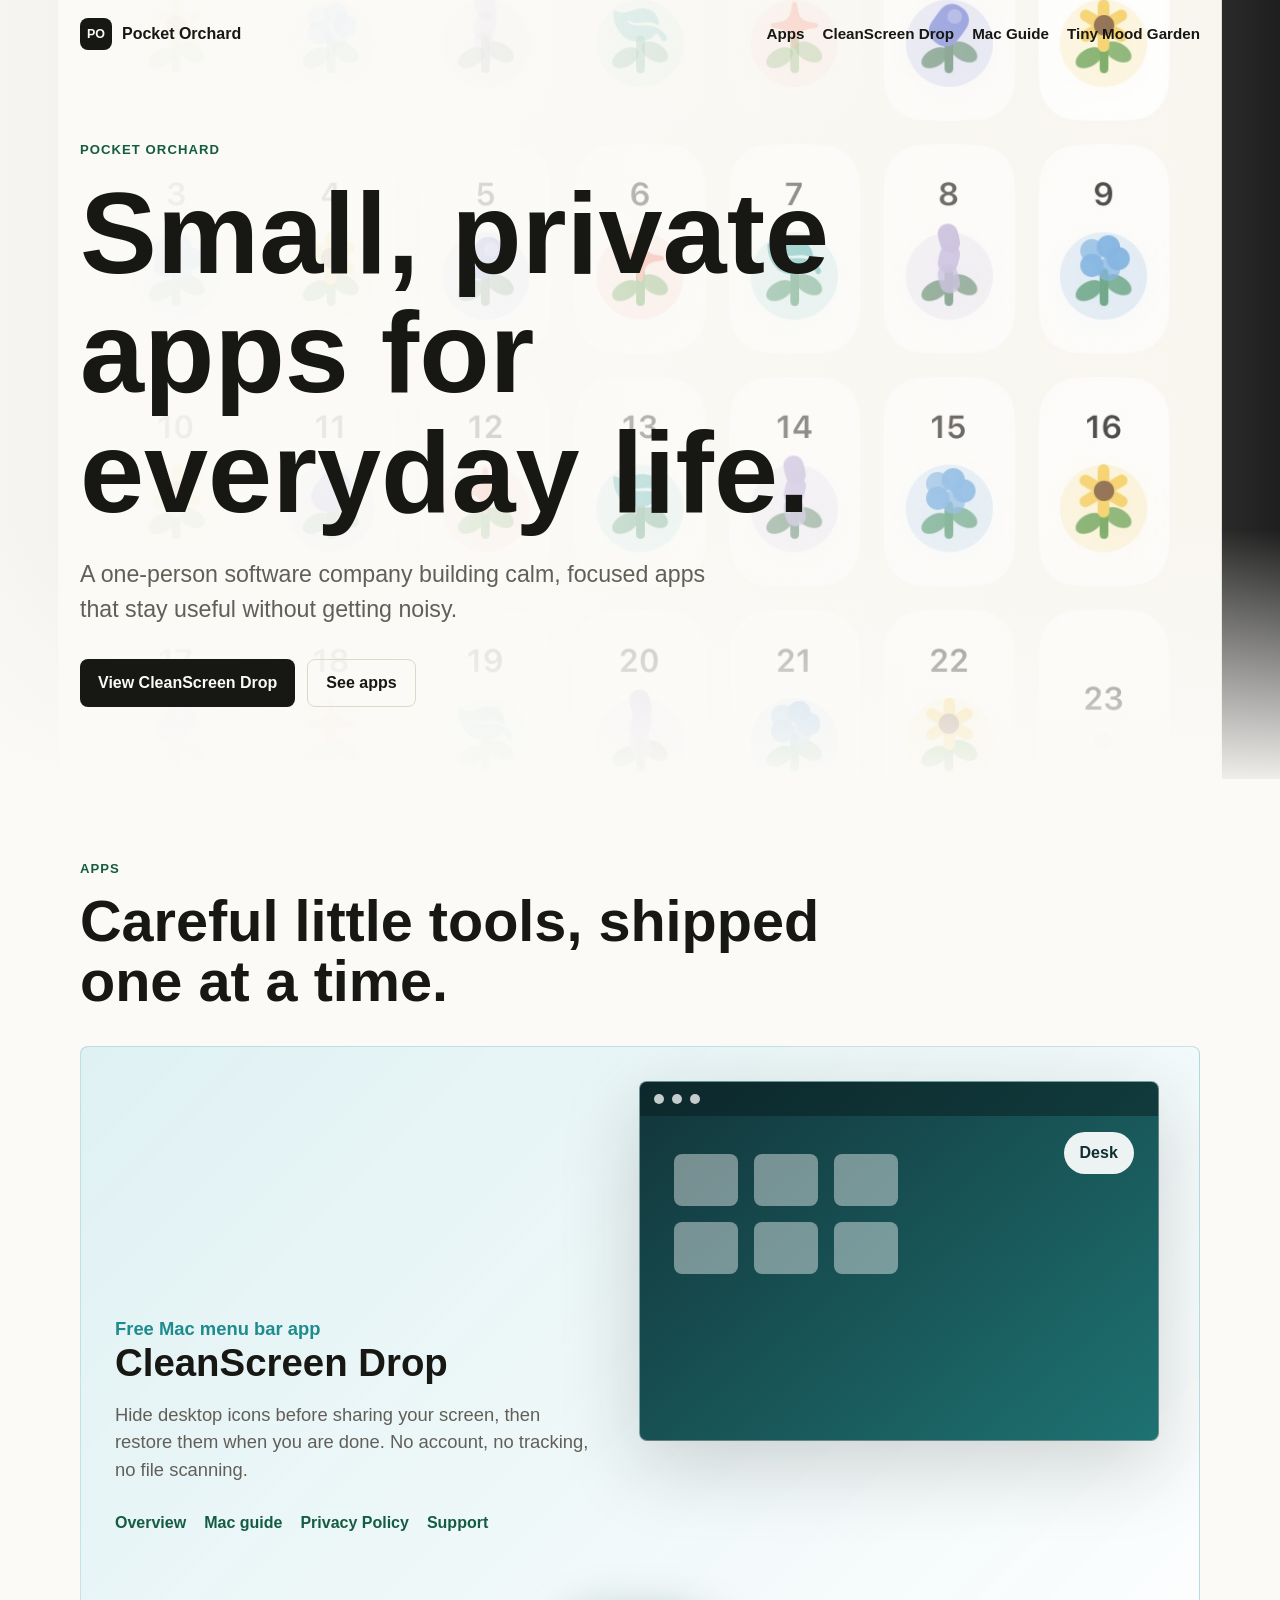
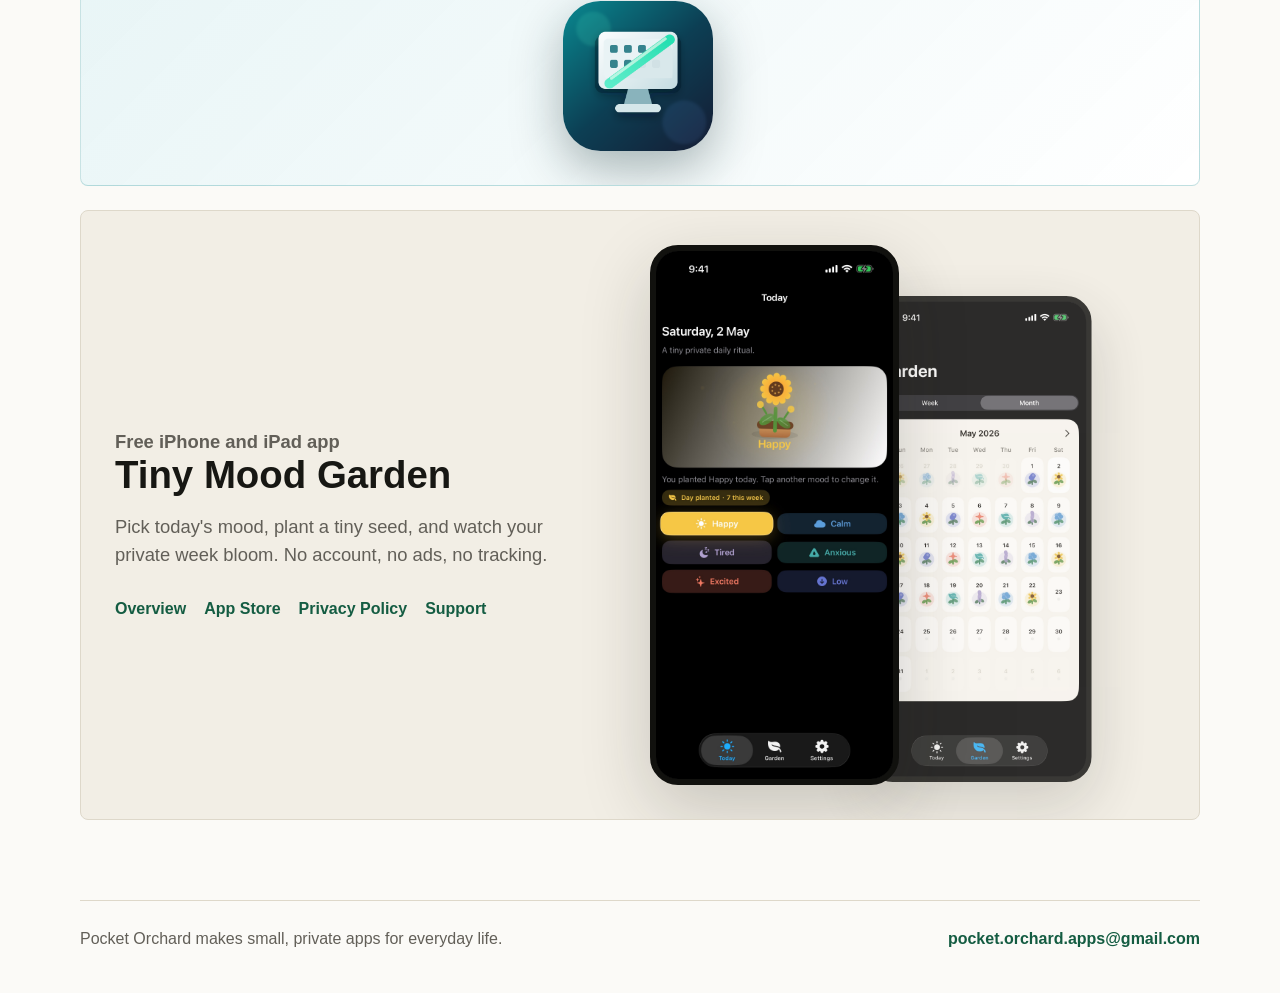
<file: index.html>
<!doctype html>
<html lang="en">
  <head>
    <meta charset="utf-8">
    <meta name="viewport" content="width=device-width, initial-scale=1">
    <title>Pocket Orchard</title>
    <meta name="description" content="Pocket Orchard makes small, private apps for everyday life.">
    <link rel="canonical" href="https://zhaibin2018.github.io/pocket-orchard/">
    <meta property="og:type" content="website">
    <meta property="og:title" content="Pocket Orchard">
    <meta property="og:description" content="Small, private apps for everyday life.">
    <meta property="og:url" content="https://zhaibin2018.github.io/pocket-orchard/">
    <meta property="og:image" content="https://zhaibin2018.github.io/pocket-orchard/assets/cleanscreen-drop/icon.png">
    <meta name="twitter:card" content="summary">
    <meta name="twitter:title" content="Pocket Orchard">
    <meta name="twitter:description" content="Small, private apps for everyday life.">
    <meta name="twitter:image" content="https://zhaibin2018.github.io/pocket-orchard/assets/cleanscreen-drop/icon.png">
    <link rel="icon" href="assets/brand/favicon.svg?v=po1" type="image/svg+xml">
    <link rel="stylesheet" href="styles.css">
    <script type="application/ld+json">
      {
        "@context": "https://schema.org",
        "@type": "Organization",
        "name": "Pocket Orchard",
        "url": "https://zhaibin2018.github.io/pocket-orchard/",
        "email": "pocket.orchard.apps@gmail.com"
      }
    </script>
  </head>
  <body>
    <header class="site-header">
      <a class="brand" href="./" aria-label="Pocket Orchard home">
        <span class="brand-mark" aria-hidden="true">PO</span>
        <span>Pocket Orchard</span>
      </a>
      <nav class="top-nav" aria-label="Main navigation">
        <a href="#apps">Apps</a>
        <a href="apps/cleanscreen-drop/">CleanScreen Drop</a>
        <a href="guides/hide-desktop-icons-before-screen-sharing-mac.html">Mac Guide</a>
        <a href="apps/tiny-mood-garden/">Tiny Mood Garden</a>
      </nav>
    </header>

    <main>
      <section class="hero hero-home">
        <div class="hero-copy">
          <p class="eyebrow">Pocket Orchard</p>
          <h1>Small, private apps for everyday life.</h1>
          <p class="lede">
            A one-person software company building calm, focused apps that stay useful without getting noisy.
          </p>
          <div class="actions" aria-label="Primary actions">
            <a class="button primary" href="apps/cleanscreen-drop/">View CleanScreen Drop</a>
            <a class="button secondary" href="#apps">See apps</a>
          </div>
        </div>
      </section>

      <section id="apps" class="section">
        <div class="section-heading">
          <p class="eyebrow">Apps</p>
          <h2>Careful little tools, shipped one at a time.</h2>
        </div>

        <article class="app-feature app-feature-mac">
          <div class="app-copy">
            <p class="app-kicker mac">Free Mac menu bar app</p>
            <h3>CleanScreen Drop</h3>
            <p>
              Hide desktop icons before sharing your screen, then restore them when you are done. No account, no tracking, no file scanning.
            </p>
            <nav class="link-row" aria-label="CleanScreen Drop links">
              <a href="apps/cleanscreen-drop/">Overview</a>
              <a href="guides/hide-desktop-icons-before-screen-sharing-mac.html">Mac guide</a>
              <a href="apps/cleanscreen-drop/privacy.html">Privacy Policy</a>
              <a href="apps/cleanscreen-drop/support.html">Support</a>
            </nav>
          </div>
          <figure class="mac-preview" aria-label="CleanScreen Drop app icon and menu preview">
            <div class="mac-window" aria-hidden="true">
              <div class="mac-window-bar">
                <span></span>
                <span></span>
                <span></span>
              </div>
              <div class="desktop-grid">
                <span></span>
                <span></span>
                <span></span>
                <span></span>
                <span></span>
                <span></span>
              </div>
              <div class="menu-pill">Desk</div>
            </div>
            <img class="app-icon" src="assets/cleanscreen-drop/icon.png" alt="CleanScreen Drop app icon.">
          </figure>
        </article>

        <article class="app-feature">
          <div class="app-copy">
            <p class="app-kicker">Free iPhone and iPad app</p>
            <h3>Tiny Mood Garden</h3>
            <p>
              Pick today's mood, plant a tiny seed, and watch your private week bloom. No account, no ads, no tracking.
            </p>
            <nav class="link-row" aria-label="Tiny Mood Garden links">
              <a href="apps/tiny-mood-garden/">Overview</a>
              <a href="https://apps.apple.com/sg/app/tiny-mood-garden/id6765877435">App Store</a>
              <a href="apps/tiny-mood-garden/privacy.html">Privacy Policy</a>
              <a href="apps/tiny-mood-garden/support.html">Support</a>
            </nav>
          </div>
          <figure class="device-pair" aria-label="Tiny Mood Garden screenshots">
            <img class="phone-shot front" src="assets/tiny-mood-garden/today.jpg" alt="Tiny Mood Garden Today screen showing a planted Happy mood.">
            <img class="phone-shot back" src="assets/tiny-mood-garden/month.jpg" alt="Tiny Mood Garden month view showing a calendar of planted moods.">
          </figure>
        </article>
      </section>
    </main>

    <footer class="site-footer">
      <p>Pocket Orchard makes small, private apps for everyday life.</p>
      <p><a href="mailto:pocket.orchard.apps@gmail.com">pocket.orchard.apps@gmail.com</a></p>
    </footer>
  </body>
</html>
</file>
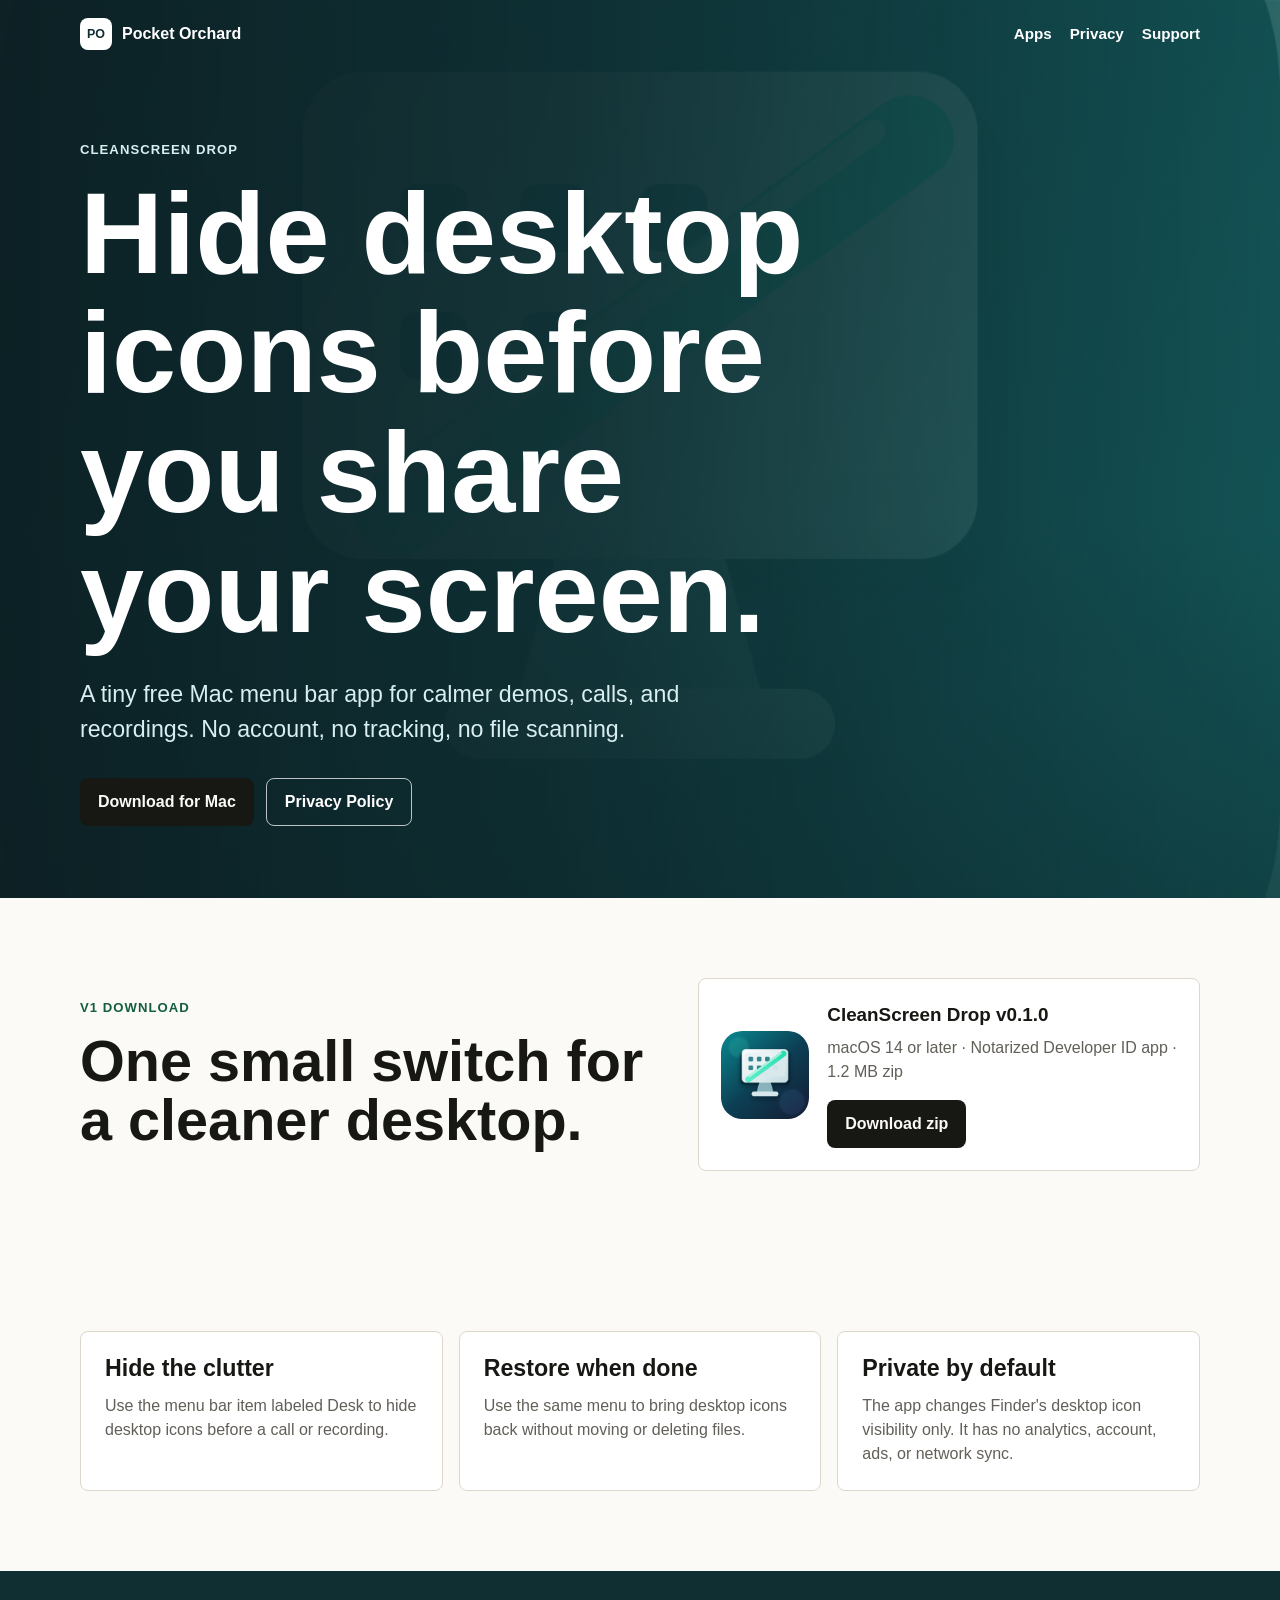
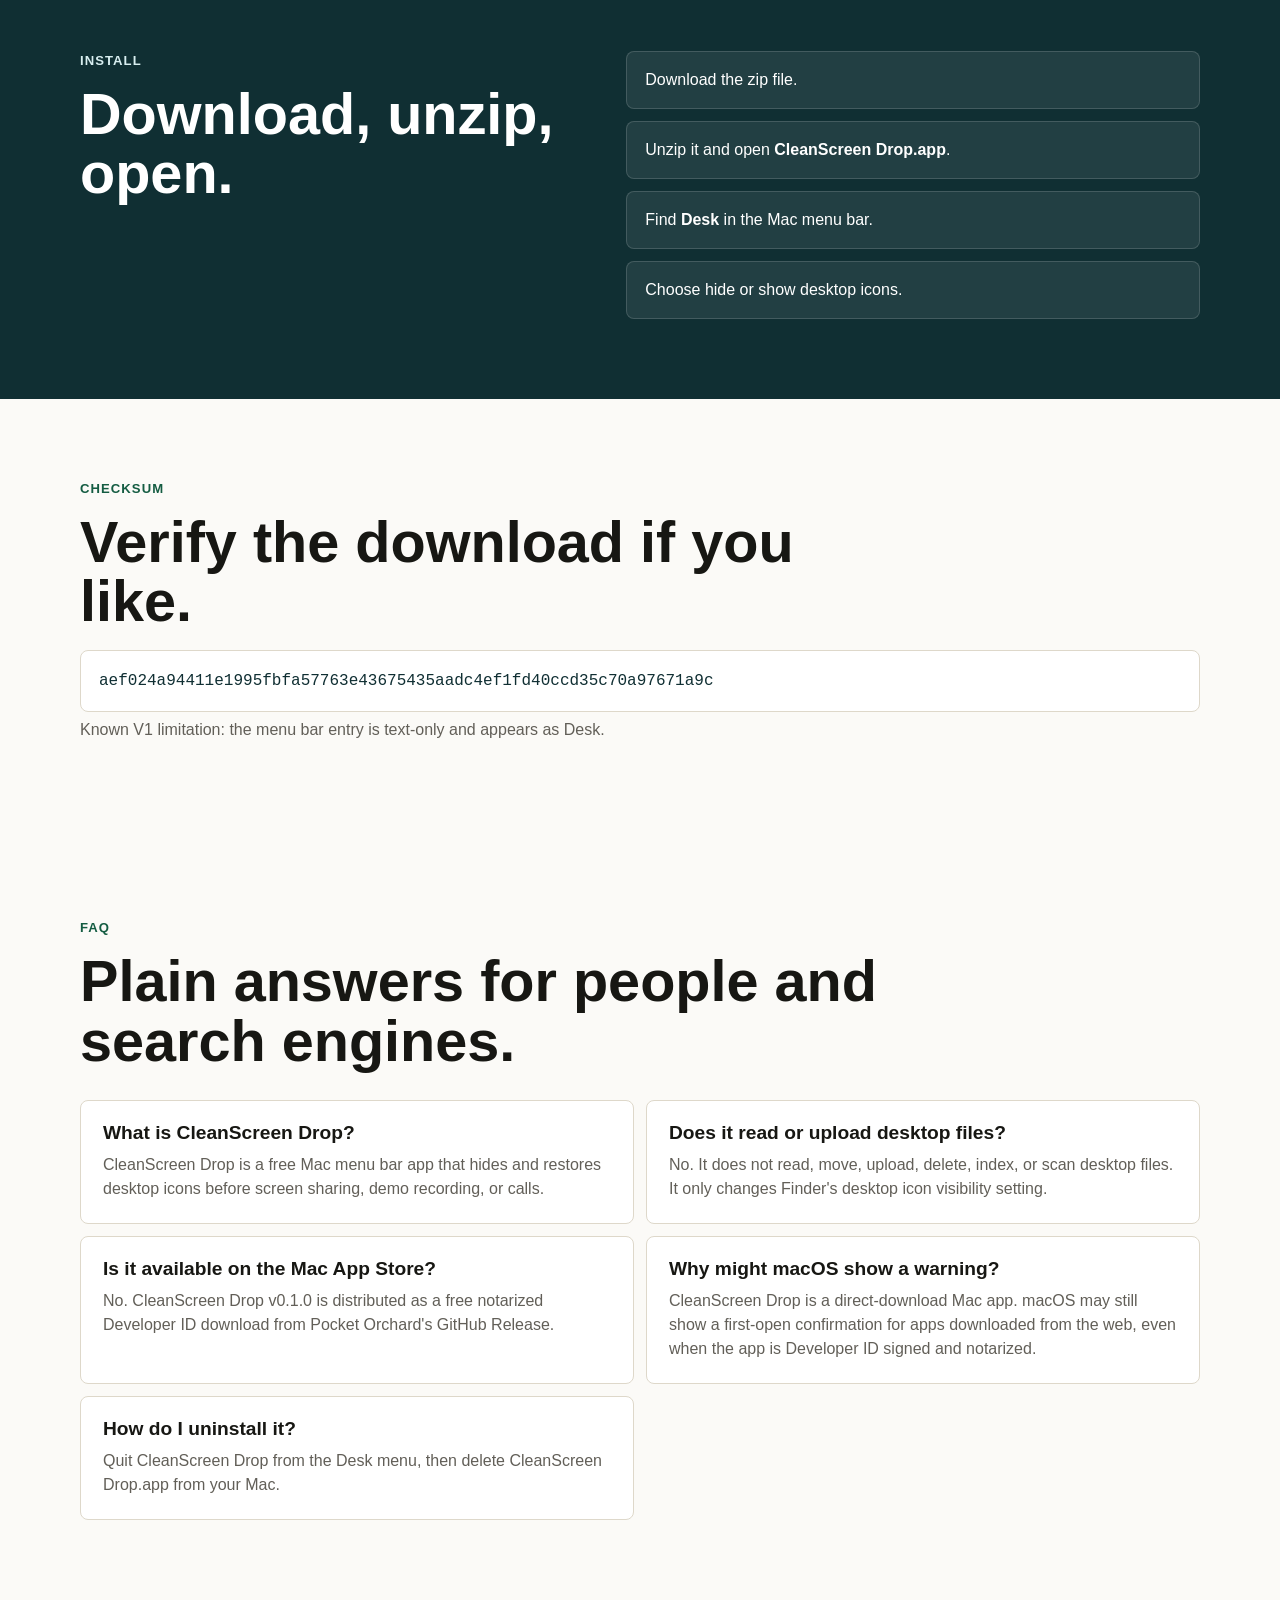
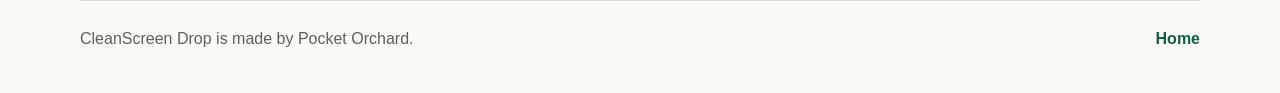
<file: apps/cleanscreen-drop/index.html>
<!doctype html>
<html lang="en">
  <head>
    <meta charset="utf-8">
    <meta name="viewport" content="width=device-width, initial-scale=1">
    <title>CleanScreen Drop - Hide Desktop Icons Before Screen Sharing</title>
    <meta name="description" content="CleanScreen Drop is a free Mac menu bar app that hides and restores desktop icons before screen sharing, demo recording, or calls. No account, tracking, or file scanning.">
    <link rel="canonical" href="https://zhaibin2018.github.io/pocket-orchard/apps/cleanscreen-drop/">
    <meta property="og:type" content="website">
    <meta property="og:title" content="CleanScreen Drop">
    <meta property="og:description" content="A free Mac menu bar app that hides desktop icons before screen sharing or recording.">
    <meta property="og:url" content="https://zhaibin2018.github.io/pocket-orchard/apps/cleanscreen-drop/">
    <meta property="og:image" content="https://zhaibin2018.github.io/pocket-orchard/assets/cleanscreen-drop/icon.png">
    <meta name="twitter:card" content="summary">
    <meta name="twitter:title" content="CleanScreen Drop">
    <meta name="twitter:description" content="Hide desktop icons before screen sharing or recording on Mac.">
    <meta name="twitter:image" content="https://zhaibin2018.github.io/pocket-orchard/assets/cleanscreen-drop/icon.png">
    <link rel="icon" href="../../assets/brand/favicon.svg?v=po1" type="image/svg+xml">
    <link rel="stylesheet" href="../../styles.css">
    <script type="application/ld+json">
      {
        "@context": "https://schema.org",
        "@type": "SoftwareApplication",
        "name": "CleanScreen Drop",
        "applicationCategory": "UtilitiesApplication",
        "operatingSystem": "macOS 14 or later",
        "softwareVersion": "0.1.0",
        "description": "A free Mac menu bar app that hides and restores desktop icons before screen sharing, demo recording, or calls.",
        "url": "https://zhaibin2018.github.io/pocket-orchard/apps/cleanscreen-drop/",
        "downloadUrl": "https://github.com/zhaibin2018/pocket-orchard/releases/download/cleanscreen-drop-v0.1.0/CleanScreen-Drop-v0.1.0-b1-a8a85cc.zip",
        "installUrl": "https://github.com/zhaibin2018/pocket-orchard/releases/download/cleanscreen-drop-v0.1.0/CleanScreen-Drop-v0.1.0-b1-a8a85cc.zip",
        "image": "https://zhaibin2018.github.io/pocket-orchard/assets/cleanscreen-drop/icon.png",
        "offers": {
          "@type": "Offer",
          "price": "0",
          "priceCurrency": "USD"
        },
        "publisher": {
          "@type": "Organization",
          "name": "Pocket Orchard",
          "url": "https://zhaibin2018.github.io/pocket-orchard/"
        },
        "privacyPolicy": "https://zhaibin2018.github.io/pocket-orchard/apps/cleanscreen-drop/privacy.html"
      }
    </script>
    <script type="application/ld+json">
      {
        "@context": "https://schema.org",
        "@type": "FAQPage",
        "mainEntity": [
          {
            "@type": "Question",
            "name": "What is CleanScreen Drop?",
            "acceptedAnswer": {
              "@type": "Answer",
              "text": "CleanScreen Drop is a free Mac menu bar app that hides and restores desktop icons before screen sharing, demo recording, or calls."
            }
          },
          {
            "@type": "Question",
            "name": "Does CleanScreen Drop read or upload desktop files?",
            "acceptedAnswer": {
              "@type": "Answer",
              "text": "No. CleanScreen Drop does not read, move, upload, delete, index, or scan desktop files. It only changes Finder's desktop icon visibility setting."
            }
          },
          {
            "@type": "Question",
            "name": "Is CleanScreen Drop available on the Mac App Store?",
            "acceptedAnswer": {
              "@type": "Answer",
              "text": "No. CleanScreen Drop v0.1.0 is distributed as a free notarized Developer ID download from Pocket Orchard's GitHub Release."
            }
          },
          {
            "@type": "Question",
            "name": "Why might macOS show a warning when opening CleanScreen Drop?",
            "acceptedAnswer": {
              "@type": "Answer",
              "text": "CleanScreen Drop is a direct-download Mac app. macOS may still show a first-open confirmation for apps downloaded from the web, even when the app is Developer ID signed and notarized."
            }
          },
          {
            "@type": "Question",
            "name": "How do I uninstall CleanScreen Drop?",
            "acceptedAnswer": {
              "@type": "Answer",
              "text": "Quit CleanScreen Drop from the Desk menu, then delete CleanScreen Drop.app from your Mac."
            }
          }
        ]
      }
    </script>
  </head>
  <body class="theme-cleanscreen">
    <header class="site-header">
      <a class="brand" href="../../" aria-label="Pocket Orchard home">
        <span class="brand-mark" aria-hidden="true">PO</span>
        <span>Pocket Orchard</span>
      </a>
      <nav class="top-nav" aria-label="Main navigation">
        <a href="../../#apps">Apps</a>
        <a href="privacy.html">Privacy</a>
        <a href="support.html">Support</a>
      </nav>
    </header>

    <main>
      <section class="hero hero-cleanscreen">
        <div class="hero-copy">
          <p class="eyebrow">CleanScreen Drop</p>
          <h1>Hide desktop icons before you share your screen.</h1>
          <p class="lede">
            A tiny free Mac menu bar app for calmer demos, calls, and recordings. No account, no tracking, no file scanning.
          </p>
          <div class="actions" aria-label="CleanScreen Drop links">
            <a class="button primary" href="https://github.com/zhaibin2018/pocket-orchard/releases/download/cleanscreen-drop-v0.1.0/CleanScreen-Drop-v0.1.0-b1-a8a85cc.zip">Download for Mac</a>
            <a class="button secondary" href="privacy.html">Privacy Policy</a>
          </div>
        </div>
      </section>

      <section class="section product-strip">
        <div>
          <p class="eyebrow">V1 download</p>
          <h2>One small switch for a cleaner desktop.</h2>
        </div>
        <div class="download-panel">
          <img class="download-icon" src="../../assets/cleanscreen-drop/icon.png" alt="CleanScreen Drop app icon.">
          <div>
            <p class="download-title">CleanScreen Drop v0.1.0</p>
            <p class="download-meta">macOS 14 or later · Notarized Developer ID app · 1.2 MB zip</p>
            <a class="button primary" href="https://github.com/zhaibin2018/pocket-orchard/releases/download/cleanscreen-drop-v0.1.0/CleanScreen-Drop-v0.1.0-b1-a8a85cc.zip">Download zip</a>
          </div>
        </div>
      </section>

      <section class="section">
        <div class="feature-grid">
          <article>
            <h3>Hide the clutter</h3>
            <p>Use the menu bar item labeled Desk to hide desktop icons before a call or recording.</p>
          </article>
          <article>
            <h3>Restore when done</h3>
            <p>Use the same menu to bring desktop icons back without moving or deleting files.</p>
          </article>
          <article>
            <h3>Private by default</h3>
            <p>The app changes Finder's desktop icon visibility only. It has no analytics, account, ads, or network sync.</p>
          </article>
        </div>
      </section>

      <section class="section detail-band">
        <div>
          <p class="eyebrow">Install</p>
          <h2>Download, unzip, open.</h2>
        </div>
        <ol class="steps">
          <li>Download the zip file.</li>
          <li>Unzip it and open <strong>CleanScreen Drop.app</strong>.</li>
          <li>Find <strong>Desk</strong> in the Mac menu bar.</li>
          <li>Choose hide or show desktop icons.</li>
        </ol>
      </section>

      <section class="section checksum-section">
        <p class="eyebrow">Checksum</p>
        <h2>Verify the download if you like.</h2>
        <code class="checksum">aef024a94411e1995fbfa57763e43675435aadc4ef1fd40ccd35c70a97671a9c</code>
        <p class="fine-print">Known V1 limitation: the menu bar entry is text-only and appears as Desk.</p>
      </section>

      <section class="section faq-section">
        <p class="eyebrow">FAQ</p>
        <h2>Plain answers for people and search engines.</h2>
        <div class="faq-list">
          <article>
            <h3>What is CleanScreen Drop?</h3>
            <p>CleanScreen Drop is a free Mac menu bar app that hides and restores desktop icons before screen sharing, demo recording, or calls.</p>
          </article>
          <article>
            <h3>Does it read or upload desktop files?</h3>
            <p>No. It does not read, move, upload, delete, index, or scan desktop files. It only changes Finder's desktop icon visibility setting.</p>
          </article>
          <article>
            <h3>Is it available on the Mac App Store?</h3>
            <p>No. CleanScreen Drop v0.1.0 is distributed as a free notarized Developer ID download from Pocket Orchard's GitHub Release.</p>
          </article>
          <article>
            <h3>Why might macOS show a warning?</h3>
            <p>CleanScreen Drop is a direct-download Mac app. macOS may still show a first-open confirmation for apps downloaded from the web, even when the app is Developer ID signed and notarized.</p>
          </article>
          <article>
            <h3>How do I uninstall it?</h3>
            <p>Quit CleanScreen Drop from the Desk menu, then delete CleanScreen Drop.app from your Mac.</p>
          </article>
        </div>
      </section>
    </main>

    <footer class="site-footer">
      <p>CleanScreen Drop is made by Pocket Orchard.</p>
      <p><a href="../../">Home</a></p>
    </footer>
  </body>
</html>
</file>
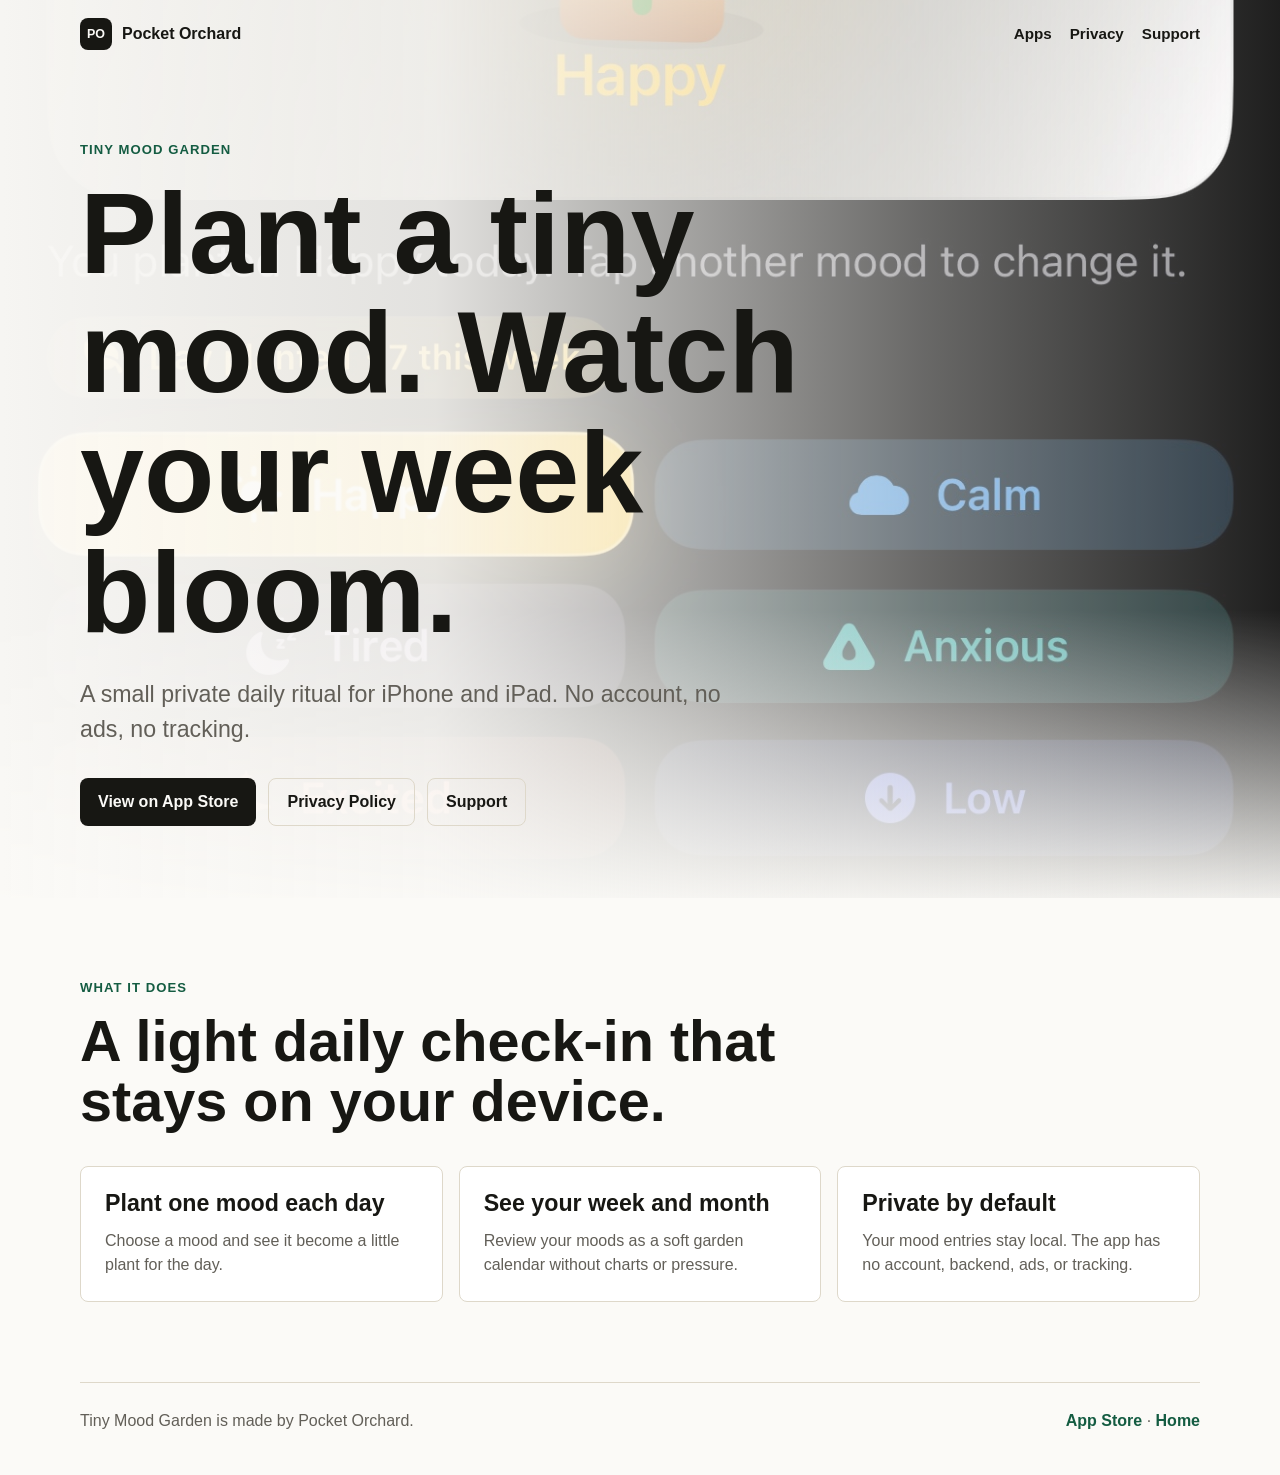
<file: apps/tiny-mood-garden/index.html>
<!doctype html>
<html lang="en">
  <head>
    <meta charset="utf-8">
    <meta name="viewport" content="width=device-width, initial-scale=1">
    <title>Tiny Mood Garden - Private Daily Mood Tracker App for iPhone</title>
    <meta name="description" content="Tiny Mood Garden is a free private daily mood tracker app for iPhone and iPad. Plant one mood each day, see a soft garden calendar, and keep entries on your device.">
    <link rel="canonical" href="https://zhaibin2018.github.io/pocket-orchard/apps/tiny-mood-garden/">
    <meta property="og:type" content="website">
    <meta property="og:title" content="Tiny Mood Garden">
    <meta property="og:description" content="A free private daily mood tracker app for iPhone and iPad. No account, no ads, no tracking.">
    <meta property="og:url" content="https://zhaibin2018.github.io/pocket-orchard/apps/tiny-mood-garden/">
    <meta property="og:image" content="https://zhaibin2018.github.io/pocket-orchard/assets/tiny-mood-garden/today.jpg">
    <meta name="twitter:card" content="summary_large_image">
    <meta name="twitter:title" content="Tiny Mood Garden">
    <meta name="twitter:description" content="Plant one mood each day and watch your private week bloom.">
    <meta name="twitter:image" content="https://zhaibin2018.github.io/pocket-orchard/assets/tiny-mood-garden/today.jpg">
    <link rel="icon" href="../../assets/brand/favicon.svg?v=po1" type="image/svg+xml">
    <link rel="stylesheet" href="../../styles.css">
    <script type="application/ld+json">
      {
        "@context": "https://schema.org",
        "@type": "SoftwareApplication",
        "name": "Tiny Mood Garden",
        "alternateName": "Mood Garden",
        "applicationCategory": "LifestyleApplication",
        "operatingSystem": "iOS 17 or later; iPadOS 17 or later",
        "softwareVersion": "1.0",
        "description": "A free private daily mood tracker app for iPhone and iPad. Plant one mood each day and watch your private week bloom.",
        "url": "https://zhaibin2018.github.io/pocket-orchard/apps/tiny-mood-garden/",
        "downloadUrl": "https://apps.apple.com/sg/app/tiny-mood-garden/id6765877435",
        "installUrl": "https://apps.apple.com/sg/app/tiny-mood-garden/id6765877435",
        "image": "https://zhaibin2018.github.io/pocket-orchard/assets/tiny-mood-garden/today.jpg",
        "screenshot": [
          "https://zhaibin2018.github.io/pocket-orchard/assets/tiny-mood-garden/today.jpg",
          "https://zhaibin2018.github.io/pocket-orchard/assets/tiny-mood-garden/month.jpg"
        ],
        "offers": {
          "@type": "Offer",
          "price": "0",
          "priceCurrency": "USD"
        },
        "publisher": {
          "@type": "Organization",
          "name": "Pocket Orchard",
          "url": "https://zhaibin2018.github.io/pocket-orchard/"
        },
        "privacyPolicy": "https://zhaibin2018.github.io/pocket-orchard/apps/tiny-mood-garden/privacy.html"
      }
    </script>
  </head>
  <body>
    <header class="site-header">
      <a class="brand" href="../../" aria-label="Pocket Orchard home">
        <span class="brand-mark" aria-hidden="true">PO</span>
        <span>Pocket Orchard</span>
      </a>
      <nav class="top-nav" aria-label="Main navigation">
        <a href="../../#apps">Apps</a>
        <a href="privacy.html">Privacy</a>
        <a href="support.html">Support</a>
      </nav>
    </header>

    <main>
      <section class="hero hero-app">
        <div class="hero-copy">
          <p class="eyebrow">Tiny Mood Garden</p>
          <h1>Plant a tiny mood. Watch your week bloom.</h1>
          <p class="lede">
            A small private daily ritual for iPhone and iPad. No account, no ads, no tracking.
          </p>
          <div class="actions" aria-label="Tiny Mood Garden links">
            <a class="button primary" href="https://apps.apple.com/sg/app/tiny-mood-garden/id6765877435">View on App Store</a>
            <a class="button secondary" href="privacy.html">Privacy Policy</a>
            <a class="button secondary" href="support.html">Support</a>
          </div>
        </div>
      </section>

      <section class="section">
        <div class="section-heading">
          <p class="eyebrow">What it does</p>
          <h2>A light daily check-in that stays on your device.</h2>
        </div>
        <div class="feature-grid">
          <article>
            <h3>Plant one mood each day</h3>
            <p>Choose a mood and see it become a little plant for the day.</p>
          </article>
          <article>
            <h3>See your week and month</h3>
            <p>Review your moods as a soft garden calendar without charts or pressure.</p>
          </article>
          <article>
            <h3>Private by default</h3>
            <p>Your mood entries stay local. The app has no account, backend, ads, or tracking.</p>
          </article>
        </div>
      </section>
    </main>

    <footer class="site-footer">
      <p>Tiny Mood Garden is made by Pocket Orchard.</p>
      <p>
        <a href="https://apps.apple.com/sg/app/tiny-mood-garden/id6765877435">App Store</a>
        ·
        <a href="../../">Home</a>
      </p>
    </footer>
  </body>
</html>
</file>
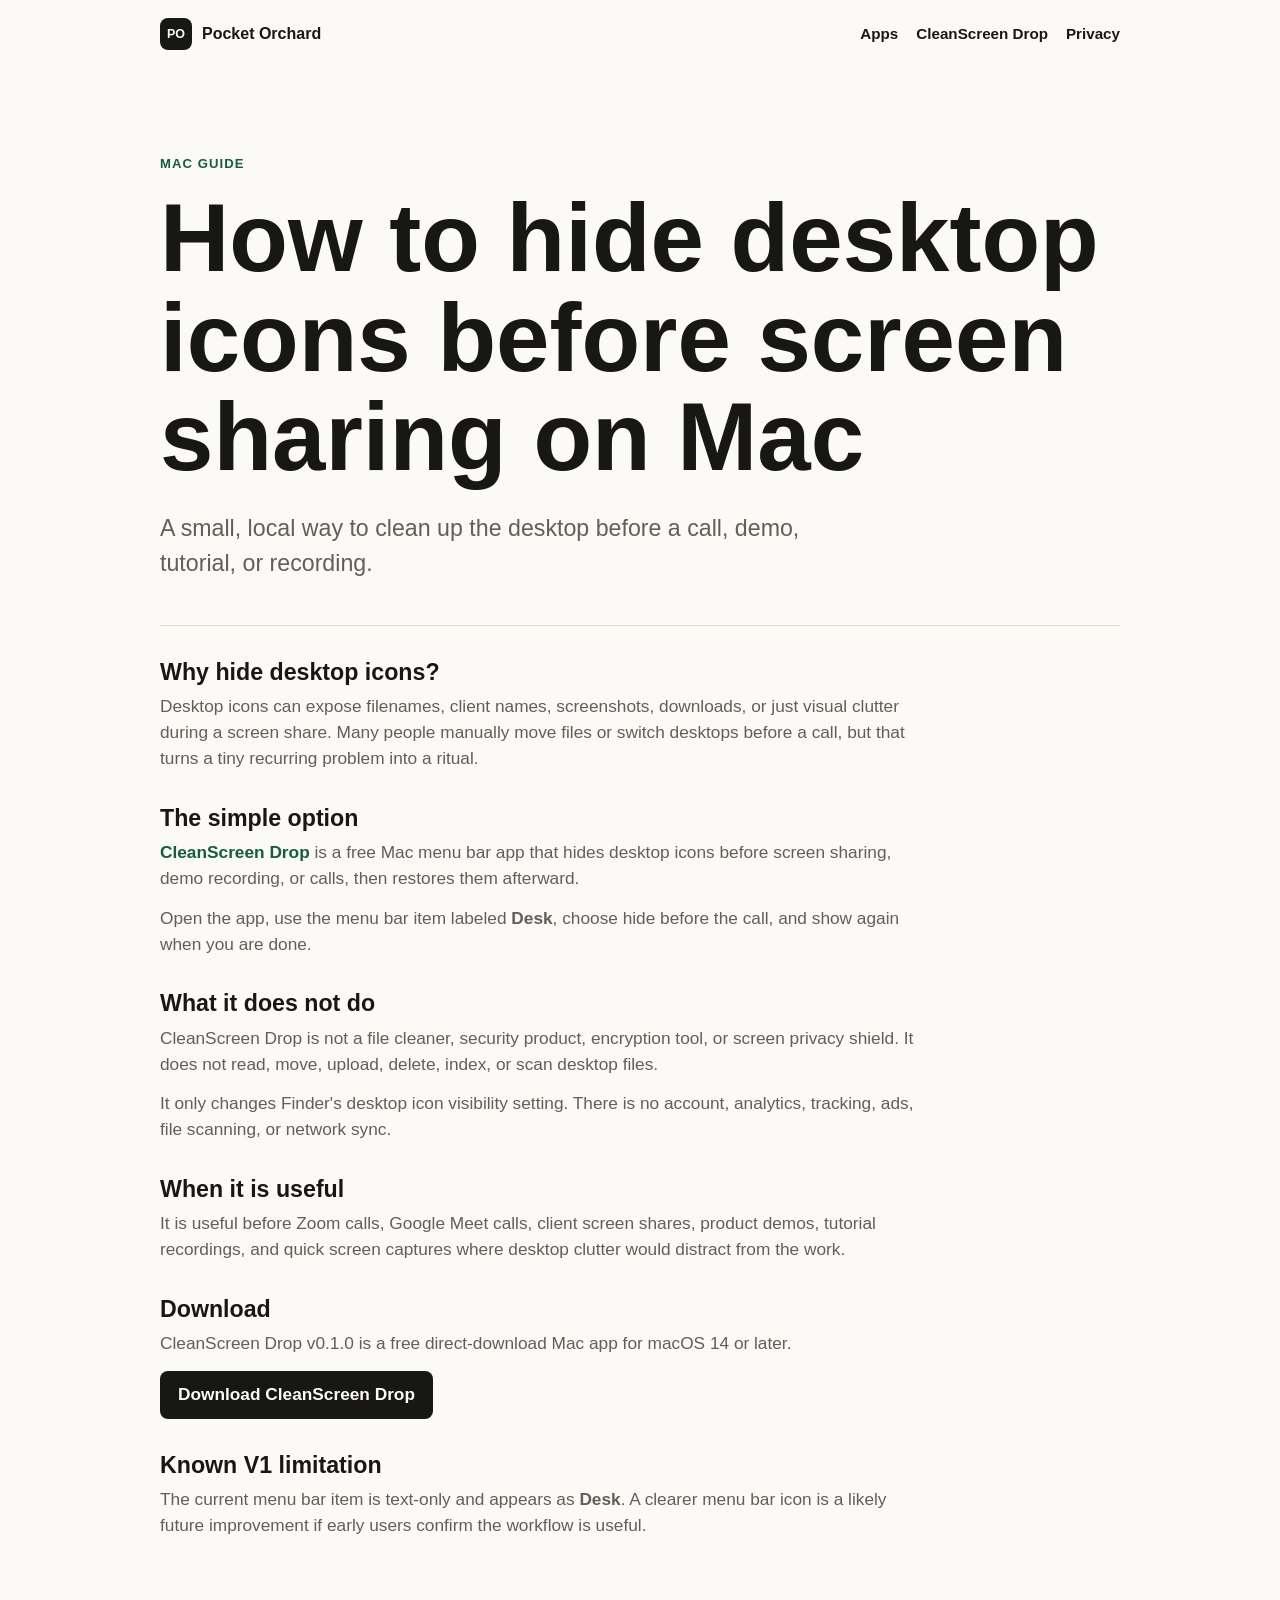
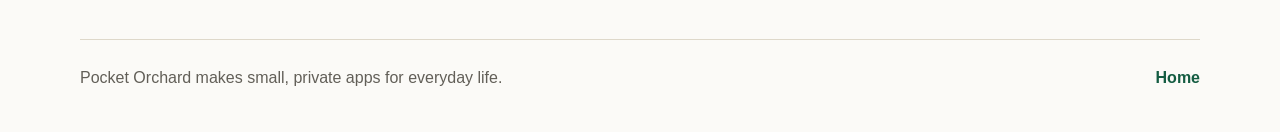
<file: guides/hide-desktop-icons-before-screen-sharing-mac.html>
<!doctype html>
<html lang="en">
  <head>
    <meta charset="utf-8">
    <meta name="viewport" content="width=device-width, initial-scale=1">
    <title>How to Hide Desktop Icons Before Screen Sharing on Mac</title>
    <meta name="description" content="A practical guide to hiding desktop icons before screen sharing, demo recording, or calls on Mac, including the privacy boundary of CleanScreen Drop.">
    <link rel="canonical" href="https://zhaibin2018.github.io/pocket-orchard/guides/hide-desktop-icons-before-screen-sharing-mac.html">
    <meta property="og:type" content="article">
    <meta property="og:title" content="How to Hide Desktop Icons Before Screen Sharing on Mac">
    <meta property="og:description" content="A practical guide to hiding desktop icons before screen sharing, demo recording, or calls on Mac.">
    <meta property="og:url" content="https://zhaibin2018.github.io/pocket-orchard/guides/hide-desktop-icons-before-screen-sharing-mac.html">
    <meta property="og:image" content="https://zhaibin2018.github.io/pocket-orchard/assets/cleanscreen-drop/icon.png">
    <meta name="twitter:card" content="summary">
    <meta name="twitter:title" content="How to Hide Desktop Icons Before Screen Sharing on Mac">
    <meta name="twitter:description" content="Hide desktop icons before calls or recordings on Mac with a tiny local utility.">
    <meta name="twitter:image" content="https://zhaibin2018.github.io/pocket-orchard/assets/cleanscreen-drop/icon.png">
    <link rel="icon" href="../assets/brand/favicon.svg?v=po1" type="image/svg+xml">
    <link rel="stylesheet" href="../styles.css">
    <script type="application/ld+json">
      {
        "@context": "https://schema.org",
        "@type": "Article",
        "headline": "How to Hide Desktop Icons Before Screen Sharing on Mac",
        "description": "A practical guide to hiding desktop icons before screen sharing, demo recording, or calls on Mac.",
        "datePublished": "2026-05-04",
        "dateModified": "2026-05-04",
        "author": {
          "@type": "Organization",
          "name": "Pocket Orchard",
          "url": "https://zhaibin2018.github.io/pocket-orchard/"
        },
        "publisher": {
          "@type": "Organization",
          "name": "Pocket Orchard",
          "url": "https://zhaibin2018.github.io/pocket-orchard/"
        },
        "mainEntityOfPage": "https://zhaibin2018.github.io/pocket-orchard/guides/hide-desktop-icons-before-screen-sharing-mac.html"
      }
    </script>
  </head>
  <body>
    <header class="site-header simple">
      <a class="brand" href="../" aria-label="Pocket Orchard home">
        <span class="brand-mark" aria-hidden="true">PO</span>
        <span>Pocket Orchard</span>
      </a>
      <nav class="top-nav" aria-label="Main navigation">
        <a href="../#apps">Apps</a>
        <a href="../apps/cleanscreen-drop/">CleanScreen Drop</a>
        <a href="../apps/cleanscreen-drop/privacy.html">Privacy</a>
      </nav>
    </header>

    <main class="document-page">
      <section class="document-hero">
        <p class="eyebrow">Mac guide</p>
        <h1>How to hide desktop icons before screen sharing on Mac</h1>
        <p class="lede">A small, local way to clean up the desktop before a call, demo, tutorial, or recording.</p>
      </section>

      <section class="document-body">
        <h2>Why hide desktop icons?</h2>
        <p>Desktop icons can expose filenames, client names, screenshots, downloads, or just visual clutter during a screen share. Many people manually move files or switch desktops before a call, but that turns a tiny recurring problem into a ritual.</p>

        <h2>The simple option</h2>
        <p><a href="../apps/cleanscreen-drop/">CleanScreen Drop</a> is a free Mac menu bar app that hides desktop icons before screen sharing, demo recording, or calls, then restores them afterward.</p>
        <p>Open the app, use the menu bar item labeled <strong>Desk</strong>, choose hide before the call, and show again when you are done.</p>

        <h2>What it does not do</h2>
        <p>CleanScreen Drop is not a file cleaner, security product, encryption tool, or screen privacy shield. It does not read, move, upload, delete, index, or scan desktop files.</p>
        <p>It only changes Finder's desktop icon visibility setting. There is no account, analytics, tracking, ads, file scanning, or network sync.</p>

        <h2>When it is useful</h2>
        <p>It is useful before Zoom calls, Google Meet calls, client screen shares, product demos, tutorial recordings, and quick screen captures where desktop clutter would distract from the work.</p>

        <h2>Download</h2>
        <p>CleanScreen Drop v0.1.0 is a free direct-download Mac app for macOS 14 or later.</p>
        <p><a class="button primary" href="../apps/cleanscreen-drop/">Download CleanScreen Drop</a></p>

        <h2>Known V1 limitation</h2>
        <p>The current menu bar item is text-only and appears as <strong>Desk</strong>. A clearer menu bar icon is a likely future improvement if early users confirm the workflow is useful.</p>
      </section>
    </main>

    <footer class="site-footer">
      <p>Pocket Orchard makes small, private apps for everyday life.</p>
      <p><a href="../">Home</a></p>
    </footer>
  </body>
</html>
</file>
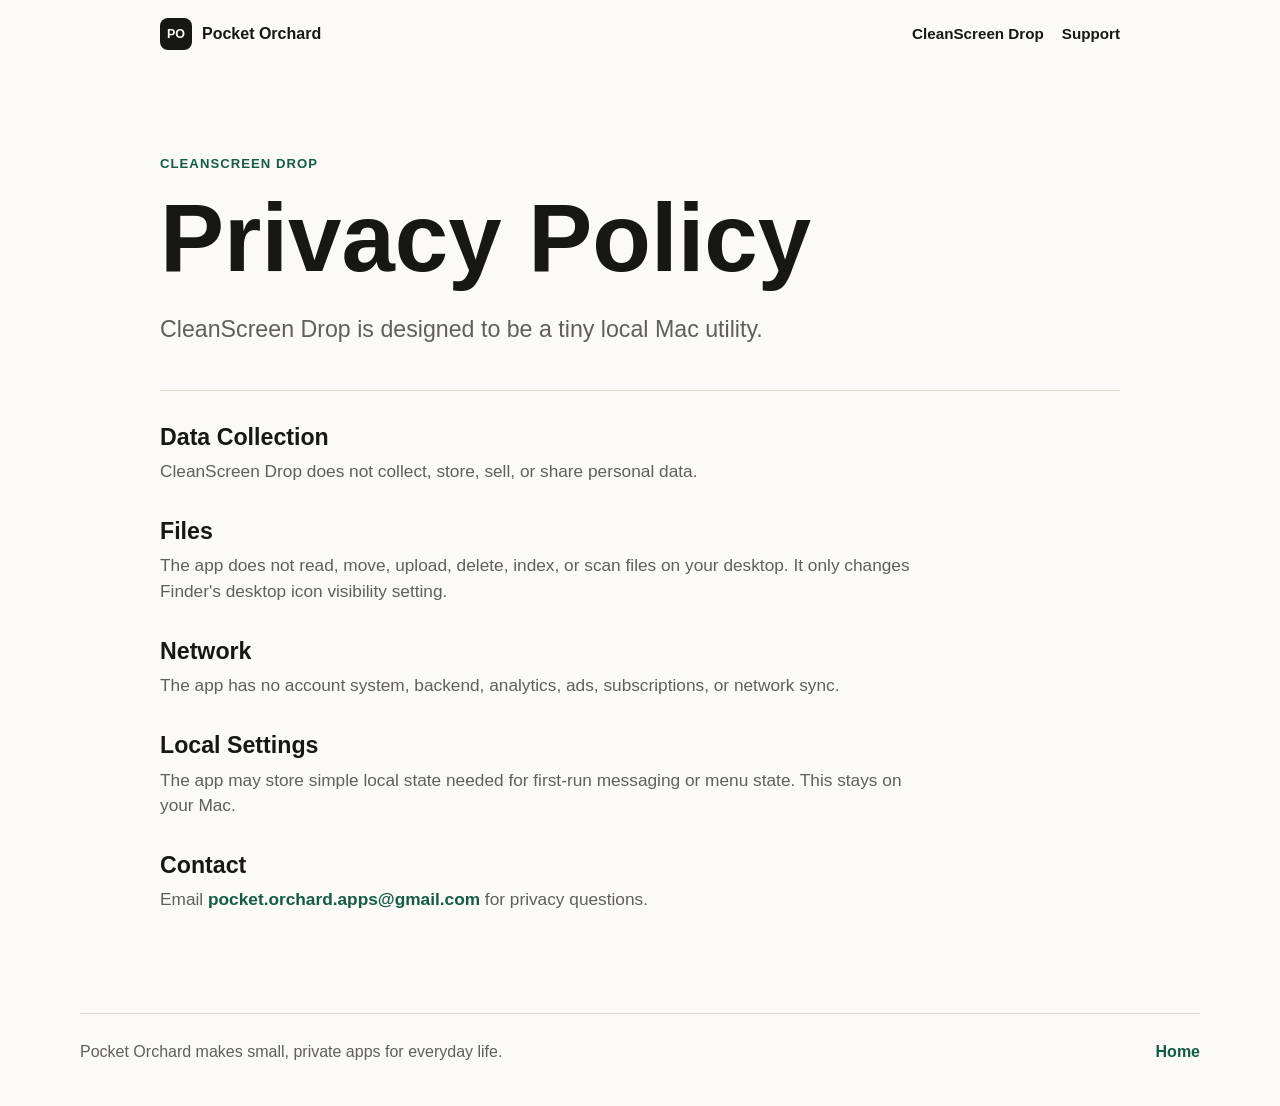
<file: apps/cleanscreen-drop/privacy.html>
<!doctype html>
<html lang="en">
  <head>
    <meta charset="utf-8">
    <meta name="viewport" content="width=device-width, initial-scale=1">
    <title>CleanScreen Drop Privacy Policy - Pocket Orchard</title>
    <meta name="description" content="Privacy policy for CleanScreen Drop.">
    <link rel="icon" href="../../assets/brand/favicon.svg?v=po1" type="image/svg+xml">
    <link rel="stylesheet" href="../../styles.css">
  </head>
  <body>
    <header class="site-header simple">
      <a class="brand" href="../../" aria-label="Pocket Orchard home">
        <span class="brand-mark" aria-hidden="true">PO</span>
        <span>Pocket Orchard</span>
      </a>
      <nav class="top-nav" aria-label="Main navigation">
        <a href="./">CleanScreen Drop</a>
        <a href="support.html">Support</a>
      </nav>
    </header>

    <main class="document-page">
      <section class="document-hero">
        <p class="eyebrow">CleanScreen Drop</p>
        <h1>Privacy Policy</h1>
        <p class="lede">CleanScreen Drop is designed to be a tiny local Mac utility.</p>
      </section>

      <section class="document-body">
        <h2>Data Collection</h2>
        <p>CleanScreen Drop does not collect, store, sell, or share personal data.</p>

        <h2>Files</h2>
        <p>The app does not read, move, upload, delete, index, or scan files on your desktop. It only changes Finder's desktop icon visibility setting.</p>

        <h2>Network</h2>
        <p>The app has no account system, backend, analytics, ads, subscriptions, or network sync.</p>

        <h2>Local Settings</h2>
        <p>The app may store simple local state needed for first-run messaging or menu state. This stays on your Mac.</p>

        <h2>Contact</h2>
        <p>Email <a href="mailto:pocket.orchard.apps@gmail.com">pocket.orchard.apps@gmail.com</a> for privacy questions.</p>
      </section>
    </main>

    <footer class="site-footer">
      <p>Pocket Orchard makes small, private apps for everyday life.</p>
      <p><a href="../../">Home</a></p>
    </footer>
  </body>
</html>
</file>
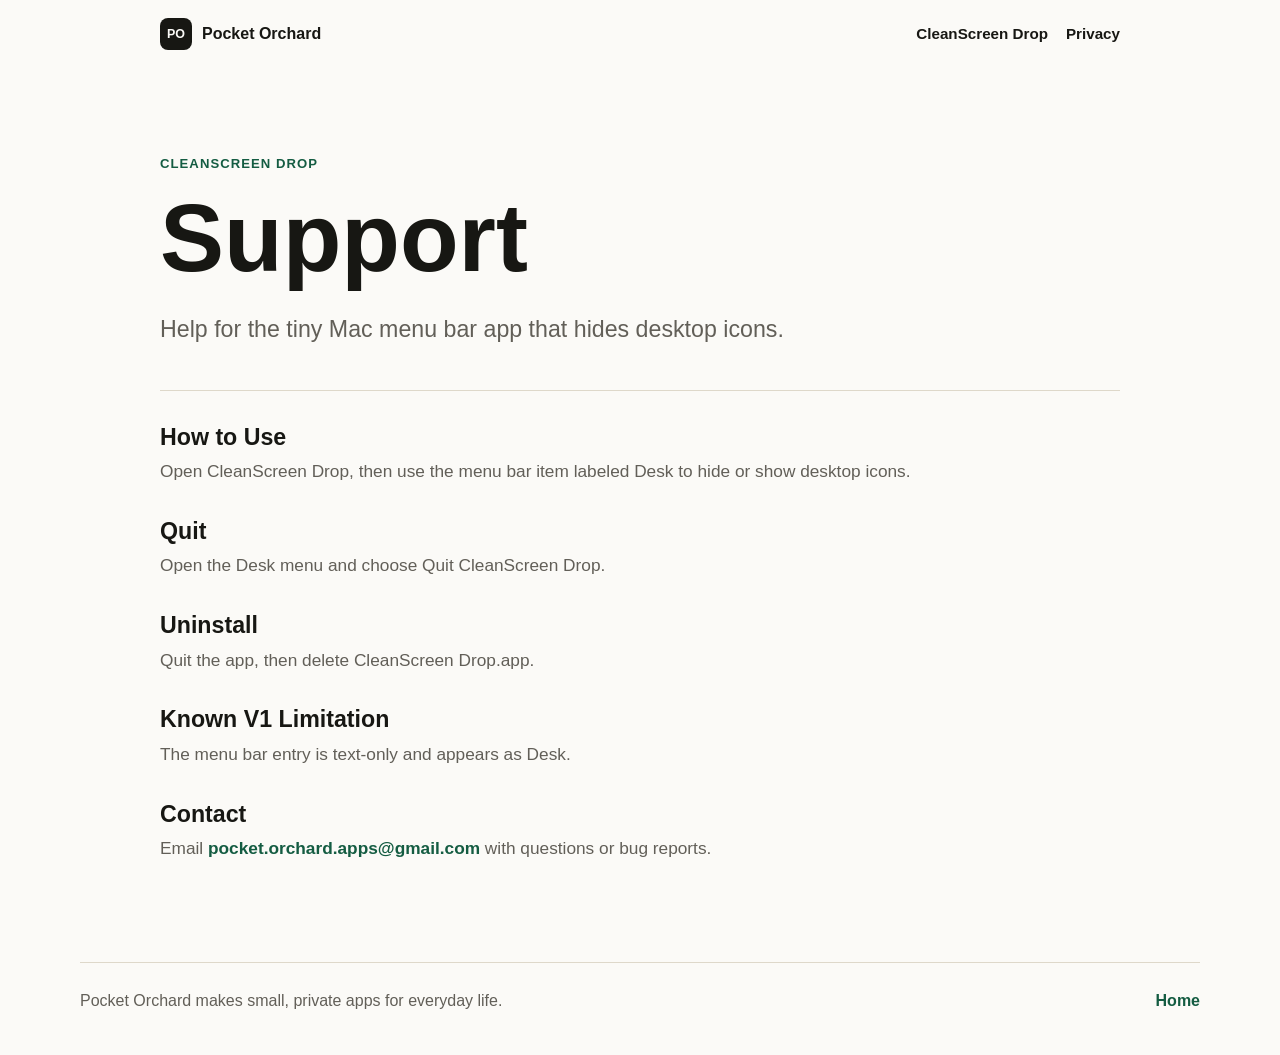
<file: apps/cleanscreen-drop/support.html>
<!doctype html>
<html lang="en">
  <head>
    <meta charset="utf-8">
    <meta name="viewport" content="width=device-width, initial-scale=1">
    <title>CleanScreen Drop Support - Pocket Orchard</title>
    <meta name="description" content="Support for CleanScreen Drop.">
    <link rel="icon" href="../../assets/brand/favicon.svg?v=po1" type="image/svg+xml">
    <link rel="stylesheet" href="../../styles.css">
  </head>
  <body>
    <header class="site-header simple">
      <a class="brand" href="../../" aria-label="Pocket Orchard home">
        <span class="brand-mark" aria-hidden="true">PO</span>
        <span>Pocket Orchard</span>
      </a>
      <nav class="top-nav" aria-label="Main navigation">
        <a href="./">CleanScreen Drop</a>
        <a href="privacy.html">Privacy</a>
      </nav>
    </header>

    <main class="document-page">
      <section class="document-hero">
        <p class="eyebrow">CleanScreen Drop</p>
        <h1>Support</h1>
        <p class="lede">Help for the tiny Mac menu bar app that hides desktop icons.</p>
      </section>

      <section class="document-body">
        <h2>How to Use</h2>
        <p>Open CleanScreen Drop, then use the menu bar item labeled Desk to hide or show desktop icons.</p>

        <h2>Quit</h2>
        <p>Open the Desk menu and choose Quit CleanScreen Drop.</p>

        <h2>Uninstall</h2>
        <p>Quit the app, then delete CleanScreen Drop.app.</p>

        <h2>Known V1 Limitation</h2>
        <p>The menu bar entry is text-only and appears as Desk.</p>

        <h2>Contact</h2>
        <p>Email <a href="mailto:pocket.orchard.apps@gmail.com">pocket.orchard.apps@gmail.com</a> with questions or bug reports.</p>
      </section>
    </main>

    <footer class="site-footer">
      <p>Pocket Orchard makes small, private apps for everyday life.</p>
      <p><a href="../../">Home</a></p>
    </footer>
  </body>
</html>
</file>
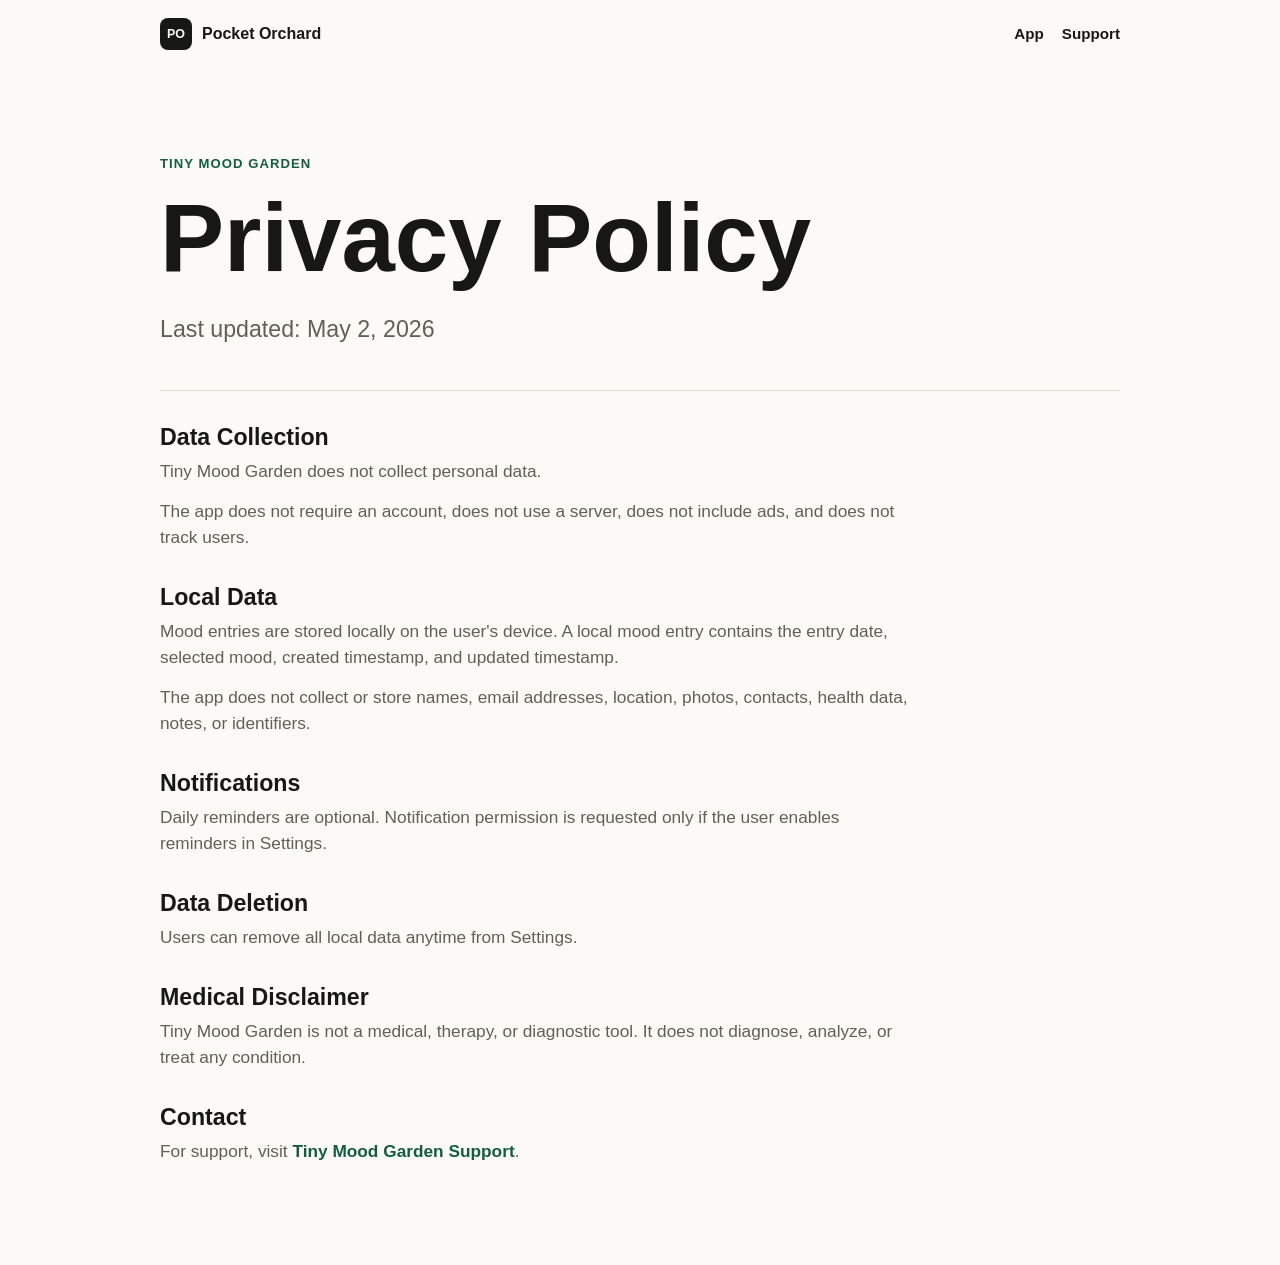
<file: apps/tiny-mood-garden/privacy.html>
<!doctype html>
<html lang="en">
  <head>
    <meta charset="utf-8">
    <meta name="viewport" content="width=device-width, initial-scale=1">
    <title>Tiny Mood Garden Privacy Policy</title>
    <meta name="description" content="Privacy policy for Tiny Mood Garden.">
    <link rel="icon" href="../../assets/brand/favicon.svg?v=po1" type="image/svg+xml">
    <link rel="stylesheet" href="../../styles.css">
  </head>
  <body>
    <header class="site-header simple">
      <a class="brand" href="../../" aria-label="Pocket Orchard home">
        <span class="brand-mark" aria-hidden="true">PO</span>
        <span>Pocket Orchard</span>
      </a>
      <nav class="top-nav" aria-label="Tiny Mood Garden navigation">
        <a href="./">App</a>
        <a href="support.html">Support</a>
      </nav>
    </header>

    <main class="document-page">
      <section class="document-hero">
        <p class="eyebrow">Tiny Mood Garden</p>
        <h1>Privacy Policy</h1>
        <p class="lede">Last updated: May 2, 2026</p>
      </section>

      <section class="document-body">
        <h2>Data Collection</h2>
        <p>Tiny Mood Garden does not collect personal data.</p>
        <p>The app does not require an account, does not use a server, does not include ads, and does not track users.</p>

        <h2>Local Data</h2>
        <p>Mood entries are stored locally on the user's device. A local mood entry contains the entry date, selected mood, created timestamp, and updated timestamp.</p>
        <p>The app does not collect or store names, email addresses, location, photos, contacts, health data, notes, or identifiers.</p>

        <h2>Notifications</h2>
        <p>Daily reminders are optional. Notification permission is requested only if the user enables reminders in Settings.</p>

        <h2>Data Deletion</h2>
        <p>Users can remove all local data anytime from Settings.</p>

        <h2>Medical Disclaimer</h2>
        <p>Tiny Mood Garden is not a medical, therapy, or diagnostic tool. It does not diagnose, analyze, or treat any condition.</p>

        <h2>Contact</h2>
        <p>For support, visit <a href="support.html">Tiny Mood Garden Support</a>.</p>
      </section>
    </main>
  </body>
</html>
</file>
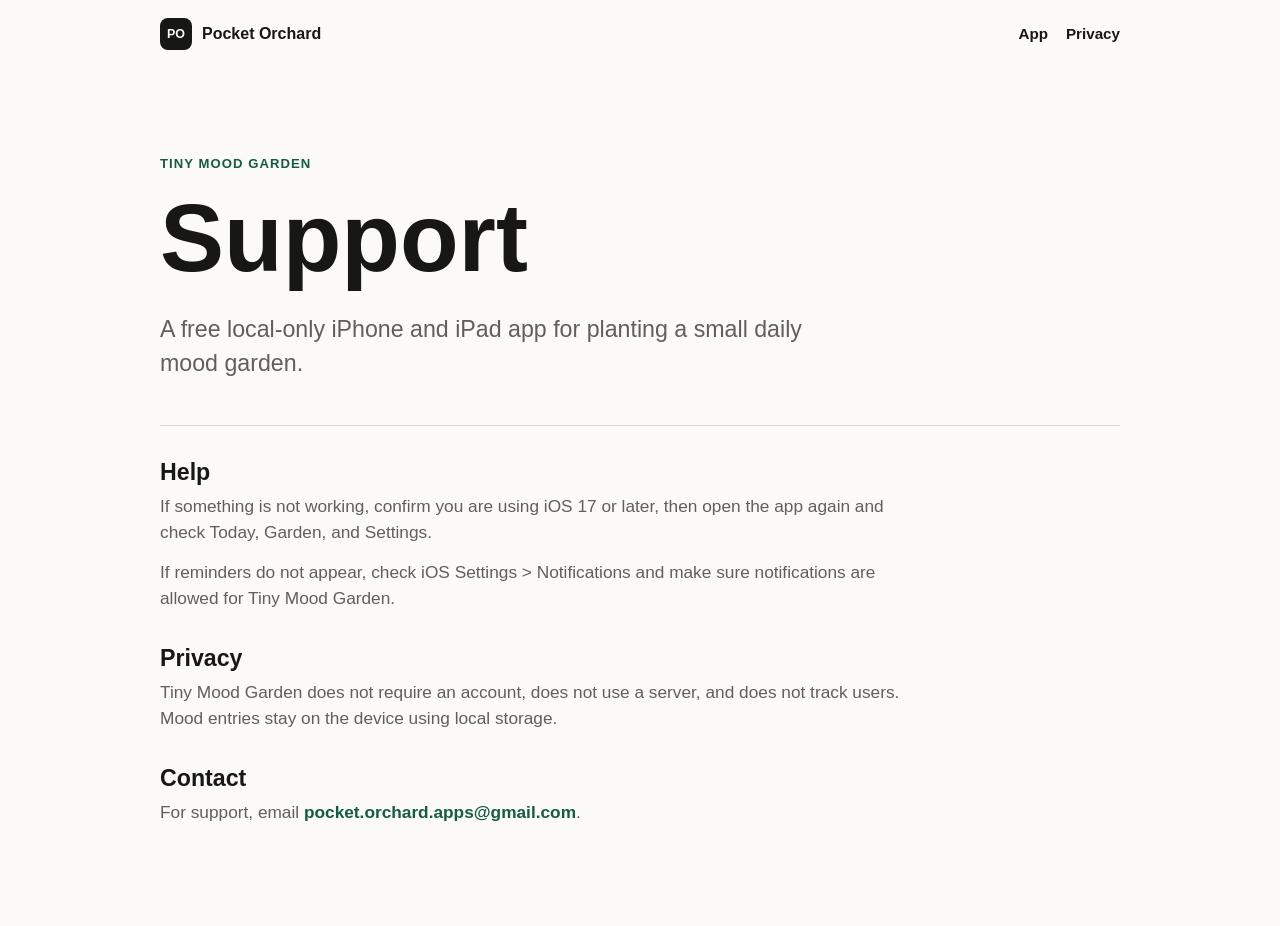
<file: apps/tiny-mood-garden/support.html>
<!doctype html>
<html lang="en">
  <head>
    <meta charset="utf-8">
    <meta name="viewport" content="width=device-width, initial-scale=1">
    <title>Tiny Mood Garden Support</title>
    <meta name="description" content="Support page for Tiny Mood Garden.">
    <link rel="icon" href="../../assets/brand/favicon.svg?v=po1" type="image/svg+xml">
    <link rel="stylesheet" href="../../styles.css">
  </head>
  <body>
    <header class="site-header simple">
      <a class="brand" href="../../" aria-label="Pocket Orchard home">
        <span class="brand-mark" aria-hidden="true">PO</span>
        <span>Pocket Orchard</span>
      </a>
      <nav class="top-nav" aria-label="Tiny Mood Garden navigation">
        <a href="./">App</a>
        <a href="privacy.html">Privacy</a>
      </nav>
    </header>

    <main class="document-page">
      <section class="document-hero">
        <p class="eyebrow">Tiny Mood Garden</p>
        <h1>Support</h1>
        <p class="lede">A free local-only iPhone and iPad app for planting a small daily mood garden.</p>
      </section>

      <section class="document-body">
        <h2>Help</h2>
        <p>If something is not working, confirm you are using iOS 17 or later, then open the app again and check Today, Garden, and Settings.</p>
        <p>If reminders do not appear, check iOS Settings > Notifications and make sure notifications are allowed for Tiny Mood Garden.</p>

        <h2>Privacy</h2>
        <p>Tiny Mood Garden does not require an account, does not use a server, and does not track users. Mood entries stay on the device using local storage.</p>

        <h2>Contact</h2>
        <p>For support, email <a href="mailto:pocket.orchard.apps@gmail.com">pocket.orchard.apps@gmail.com</a>.</p>
      </section>
    </main>
  </body>
</html>
</file>
<file: styles.css>
:root {
  color-scheme: light;
  --background: #fbfaf7;
  --foreground: #171713;
  --muted: #625f58;
  --panel: #ffffff;
  --panel-soft: #f2eee5;
  --border: #ded8ca;
  --accent: #2f7d5c;
  --accent-strong: #145c42;
  --coral: #f47662;
  --blue: #2775b8;
  --teal-dark: #102f33;
  --teal: #1e8b8d;
  --sky: #d8eef0;
  --shadow: 0 24px 80px rgba(28, 31, 26, 0.18);
}

* {
  box-sizing: border-box;
}

html {
  scroll-behavior: smooth;
}

body {
  margin: 0;
  background: var(--background);
  color: var(--foreground);
  font-family: -apple-system, BlinkMacSystemFont, "Segoe UI", sans-serif;
  line-height: 1.5;
}

img {
  display: block;
  max-width: 100%;
}

a {
  color: var(--accent-strong);
  font-weight: 700;
  text-decoration: none;
}

a:hover {
  text-decoration: underline;
}

.site-header {
  align-items: center;
  display: flex;
  gap: 24px;
  justify-content: space-between;
  left: 50%;
  padding: 18px 0;
  position: absolute;
  top: 0;
  transform: translateX(-50%);
  width: min(1120px, calc(100% - 40px));
  z-index: 3;
}

.site-header.simple {
  position: static;
  transform: none;
  width: min(960px, calc(100% - 40px));
  margin: 0 auto;
}

.theme-cleanscreen .site-header {
  color: #ffffff;
}

.theme-cleanscreen .brand-mark {
  background: #ffffff;
  color: var(--teal-dark);
}

.brand {
  align-items: center;
  color: inherit;
  display: inline-flex;
  gap: 10px;
  min-width: max-content;
}

.brand-mark {
  align-items: center;
  background: var(--foreground);
  border-radius: 8px;
  color: var(--background);
  display: inline-flex;
  font-size: 0.78rem;
  font-weight: 850;
  height: 32px;
  justify-content: center;
  width: 32px;
}

.top-nav {
  align-items: center;
  display: flex;
  flex-wrap: wrap;
  gap: 18px;
  justify-content: flex-end;
}

.top-nav a {
  color: inherit;
  font-size: 0.95rem;
}

.hero {
  align-items: flex-end;
  background-position: center;
  background-size: cover;
  display: flex;
  min-height: 86svh;
  padding: 140px max(24px, calc((100vw - 1120px) / 2)) 72px;
  position: relative;
}

.hero::before {
  background:
    linear-gradient(90deg, rgba(251, 250, 247, 0.98) 0%, rgba(251, 250, 247, 0.9) 34%, rgba(251, 250, 247, 0.42) 72%, rgba(251, 250, 247, 0.12) 100%),
    linear-gradient(0deg, rgba(251, 250, 247, 0.94) 0%, rgba(251, 250, 247, 0) 32%);
  content: "";
  inset: 0;
  position: absolute;
}

.hero-home {
  background-image: url("assets/tiny-mood-garden/month.jpg");
}

.hero-app {
  background-image: url("assets/tiny-mood-garden/today.jpg");
}

.hero-cleanscreen {
  background:
    linear-gradient(125deg, rgba(15, 45, 50, 0.94), rgba(21, 91, 89, 0.78)),
    url("assets/cleanscreen-drop/icon.png");
  background-position: center;
  background-size: cover;
  color: #ffffff;
}

.hero-cleanscreen::before {
  background:
    linear-gradient(90deg, rgba(12, 30, 34, 0.88) 0%, rgba(13, 43, 47, 0.76) 45%, rgba(18, 96, 96, 0.3) 100%),
    linear-gradient(0deg, rgba(13, 43, 47, 0.72) 0%, rgba(13, 43, 47, 0) 42%);
}

.hero-cleanscreen .eyebrow,
.hero-cleanscreen .lede {
  color: var(--sky);
}

.hero-cleanscreen .button.secondary {
  border-color: rgba(255, 255, 255, 0.72);
  color: #ffffff;
}

.hero-copy {
  max-width: 760px;
  position: relative;
  z-index: 1;
}

.eyebrow {
  color: var(--accent-strong);
  font-size: 0.82rem;
  font-weight: 850;
  letter-spacing: 0.08em;
  margin: 0 0 14px;
  text-transform: uppercase;
}

h1,
h2,
h3 {
  line-height: 1.04;
  margin: 0;
}

h1 {
  font-size: clamp(3.5rem, 9vw, 7.5rem);
  letter-spacing: 0;
}

h2 {
  font-size: clamp(2rem, 4.5vw, 4rem);
  letter-spacing: 0;
  max-width: 820px;
}

h3 {
  font-size: clamp(1.6rem, 3vw, 2.5rem);
  letter-spacing: 0;
}

.lede {
  color: var(--muted);
  font-size: clamp(1.12rem, 2vw, 1.45rem);
  max-width: 660px;
  margin: 24px 0 0;
}

.actions {
  display: flex;
  flex-wrap: wrap;
  gap: 12px;
  margin-top: 32px;
}

.button {
  align-items: center;
  border-radius: 8px;
  display: inline-flex;
  justify-content: center;
  min-height: 48px;
  padding: 0 18px;
}

.button.primary {
  background: var(--foreground);
  color: var(--background);
}

.button.secondary {
  border: 1px solid var(--border);
  color: var(--foreground);
}

.section {
  padding: 80px max(24px, calc((100vw - 1120px) / 2));
}

.section-heading {
  margin-bottom: 34px;
}

.app-feature {
  align-items: center;
  background: var(--panel-soft);
  border: 1px solid var(--border);
  border-radius: 8px;
  display: grid;
  gap: 36px;
  grid-template-columns: minmax(0, 0.95fr) minmax(280px, 1.05fr);
  min-height: 520px;
  overflow: hidden;
  padding: 34px;
}

.app-feature + .app-feature {
  margin-top: 24px;
}

.app-feature-mac {
  background:
    linear-gradient(135deg, rgba(216, 238, 240, 0.82), rgba(255, 255, 255, 0.72)),
    var(--panel);
  border-color: rgba(30, 139, 141, 0.24);
}

.app-kicker {
  color: var(--coral);
  font-weight: 800;
  margin: 0 0 12px;
}

.app-kicker.mac {
  color: var(--teal);
}

.app-copy p {
  color: var(--muted);
  font-size: 1.15rem;
  margin: 18px 0 0;
  max-width: 520px;
}

.link-row {
  display: flex;
  flex-wrap: wrap;
  gap: 18px;
  margin-top: 28px;
}

.device-pair {
  align-items: center;
  display: grid;
  grid-template-columns: 1fr 1fr;
  margin: 0;
  min-height: 440px;
  position: relative;
}

.phone-shot {
  aspect-ratio: 1320 / 2868;
  background: #050505;
  border: 6px solid #11110e;
  border-radius: 28px;
  box-shadow:
    inset 0 0 0 1px rgba(255, 255, 255, 0.18),
    0 24px 70px rgba(28, 31, 26, 0.2);
  height: min(48vw, 540px);
  object-fit: cover;
  object-position: top center;
}

.phone-shot.front {
  justify-self: end;
  position: relative;
  z-index: 2;
}

.phone-shot.back {
  filter: saturate(0.92);
  justify-self: start;
  margin-left: -44px;
  opacity: 0.82;
  transform: translateY(24px) scale(0.9);
}

.mac-preview {
  align-items: center;
  display: grid;
  margin: 0;
  min-height: 420px;
  position: relative;
}

.mac-window {
  align-self: center;
  background: linear-gradient(140deg, #12353a, #1e7272);
  border: 1px solid rgba(255, 255, 255, 0.36);
  border-radius: 8px;
  box-shadow: var(--shadow);
  height: min(38vw, 360px);
  justify-self: center;
  overflow: hidden;
  position: relative;
  width: min(100%, 520px);
}

.mac-window-bar {
  align-items: center;
  background: rgba(8, 25, 29, 0.48);
  display: flex;
  gap: 8px;
  height: 34px;
  padding: 0 14px;
}

.mac-window-bar span {
  background: rgba(255, 255, 255, 0.76);
  border-radius: 999px;
  height: 10px;
  width: 10px;
}

.desktop-grid {
  display: grid;
  gap: 16px;
  grid-template-columns: repeat(3, 64px);
  left: 34px;
  position: absolute;
  top: 72px;
}

.desktop-grid span {
  background: rgba(255, 255, 255, 0.42);
  border-radius: 8px;
  height: 52px;
}

.menu-pill {
  background: rgba(255, 255, 255, 0.92);
  border-radius: 999px;
  color: var(--teal-dark);
  font-weight: 850;
  padding: 9px 16px;
  position: absolute;
  right: 24px;
  top: 50px;
}

.app-icon {
  border-radius: 25%;
  box-shadow: 0 18px 50px rgba(14, 45, 48, 0.34);
  height: 150px;
  justify-self: start;
  margin-left: -70px;
  margin-top: 160px;
  position: relative;
  width: 150px;
}

.feature-grid {
  display: grid;
  gap: 16px;
  grid-template-columns: repeat(3, minmax(0, 1fr));
}

.feature-grid article {
  background: var(--panel);
  border: 1px solid var(--border);
  border-radius: 8px;
  padding: 24px;
}

.feature-grid h3 {
  font-size: 1.45rem;
}

.feature-grid p {
  color: var(--muted);
  margin: 14px 0 0;
}

.product-strip {
  align-items: center;
  display: grid;
  gap: 28px;
  grid-template-columns: minmax(0, 1fr) minmax(320px, 0.85fr);
}

.download-panel {
  align-items: center;
  background: var(--panel);
  border: 1px solid var(--border);
  border-radius: 8px;
  display: flex;
  gap: 18px;
  padding: 22px;
}

.download-icon {
  border-radius: 24%;
  flex: 0 0 auto;
  height: 88px;
  width: 88px;
}

.download-title {
  font-size: 1.18rem;
  font-weight: 850;
  margin: 0;
}

.download-meta,
.fine-print {
  color: var(--muted);
  margin: 6px 0 16px;
}

.detail-band {
  align-items: start;
  background: var(--teal-dark);
  color: #ffffff;
  display: grid;
  gap: 30px;
  grid-template-columns: minmax(0, 0.9fr) minmax(280px, 1fr);
}

.detail-band .eyebrow,
.detail-band p {
  color: var(--sky);
}

.steps {
  counter-reset: steps;
  display: grid;
  gap: 12px;
  list-style: none;
  margin: 0;
  padding: 0;
}

.steps li {
  background: rgba(255, 255, 255, 0.08);
  border: 1px solid rgba(255, 255, 255, 0.15);
  border-radius: 8px;
  padding: 16px 18px;
}

.checksum-section h2 {
  margin-bottom: 18px;
}

.checksum {
  background: var(--panel);
  border: 1px solid var(--border);
  border-radius: 8px;
  color: var(--teal-dark);
  display: block;
  font-family: ui-monospace, SFMono-Regular, Menlo, Monaco, Consolas, monospace;
  overflow-wrap: anywhere;
  padding: 18px;
}

.faq-section h2 {
  margin-bottom: 28px;
}

.faq-list {
  display: grid;
  gap: 12px;
  grid-template-columns: repeat(2, minmax(0, 1fr));
}

.faq-list article {
  background: var(--panel);
  border: 1px solid var(--border);
  border-radius: 8px;
  padding: 22px;
}

.faq-list h3 {
  font-size: 1.2rem;
}

.faq-list p {
  color: var(--muted);
  margin: 10px 0 0;
}

.document-page {
  margin: 0 auto;
  width: min(960px, calc(100% - 40px));
}

.document-hero {
  padding: 86px 0 44px;
}

.document-hero h1 {
  font-size: clamp(3.2rem, 8vw, 6rem);
}

.document-body {
  border-top: 1px solid var(--border);
  padding: 34px 0 86px;
}

.document-body h2 {
  font-size: 1.45rem;
  margin: 34px 0 10px;
}

.document-body h2:first-child {
  margin-top: 0;
}

.document-body p {
  color: var(--muted);
  font-size: 1.08rem;
  margin: 0 0 14px;
  max-width: 760px;
}

.site-footer {
  align-items: center;
  border-top: 1px solid var(--border);
  color: var(--muted);
  display: flex;
  flex-wrap: wrap;
  gap: 16px;
  justify-content: space-between;
  margin: 0 auto;
  padding: 26px 0 42px;
  width: min(1120px, calc(100% - 40px));
}

.site-footer p {
  margin: 0;
}

@media (max-width: 760px) {
  .site-header,
  .site-header.simple,
  .site-footer {
    width: min(100% - 28px, 1120px);
  }

  .site-header {
    align-items: flex-start;
    flex-direction: column;
    gap: 12px;
  }

  .top-nav {
    justify-content: flex-start;
  }

  .hero {
    min-height: 84svh;
    padding: 154px 14px 48px;
  }

  .hero::before {
    background:
      linear-gradient(0deg, rgba(251, 250, 247, 0.98) 0%, rgba(251, 250, 247, 0.92) 52%, rgba(251, 250, 247, 0.32) 100%),
      linear-gradient(90deg, rgba(251, 250, 247, 0.96) 0%, rgba(251, 250, 247, 0.34) 100%);
  }

  .hero-cleanscreen::before {
    background:
      linear-gradient(0deg, rgba(12, 30, 34, 0.92) 0%, rgba(12, 30, 34, 0.82) 58%, rgba(18, 96, 96, 0.4) 100%),
      linear-gradient(90deg, rgba(12, 30, 34, 0.92) 0%, rgba(12, 30, 34, 0.34) 100%);
  }

  .section {
    padding: 56px 14px;
  }

  .app-feature {
    grid-template-columns: 1fr;
    padding: 24px;
  }

  .product-strip,
  .detail-band {
    grid-template-columns: 1fr;
  }

  .device-pair {
    min-height: 360px;
  }

  .phone-shot {
    border-width: 5px;
    border-radius: 22px;
    height: min(82vw, 340px);
  }

  .phone-shot.back {
    margin-left: -32px;
    transform: translateY(18px) scale(0.9);
  }

  .mac-preview {
    min-height: 320px;
  }

  .mac-window {
    height: 280px;
    justify-self: center;
    width: 100%;
  }

  .desktop-grid {
    gap: 12px;
    grid-template-columns: repeat(3, 48px);
  }

  .desktop-grid span {
    height: 42px;
  }

  .app-icon {
    height: 104px;
    margin-left: 24px;
    margin-top: -110px;
    width: 104px;
  }

  .feature-grid {
    grid-template-columns: 1fr;
  }

  .faq-list {
    grid-template-columns: 1fr;
  }

  .document-page {
    width: min(100% - 28px, 960px);
  }
}
</file>
